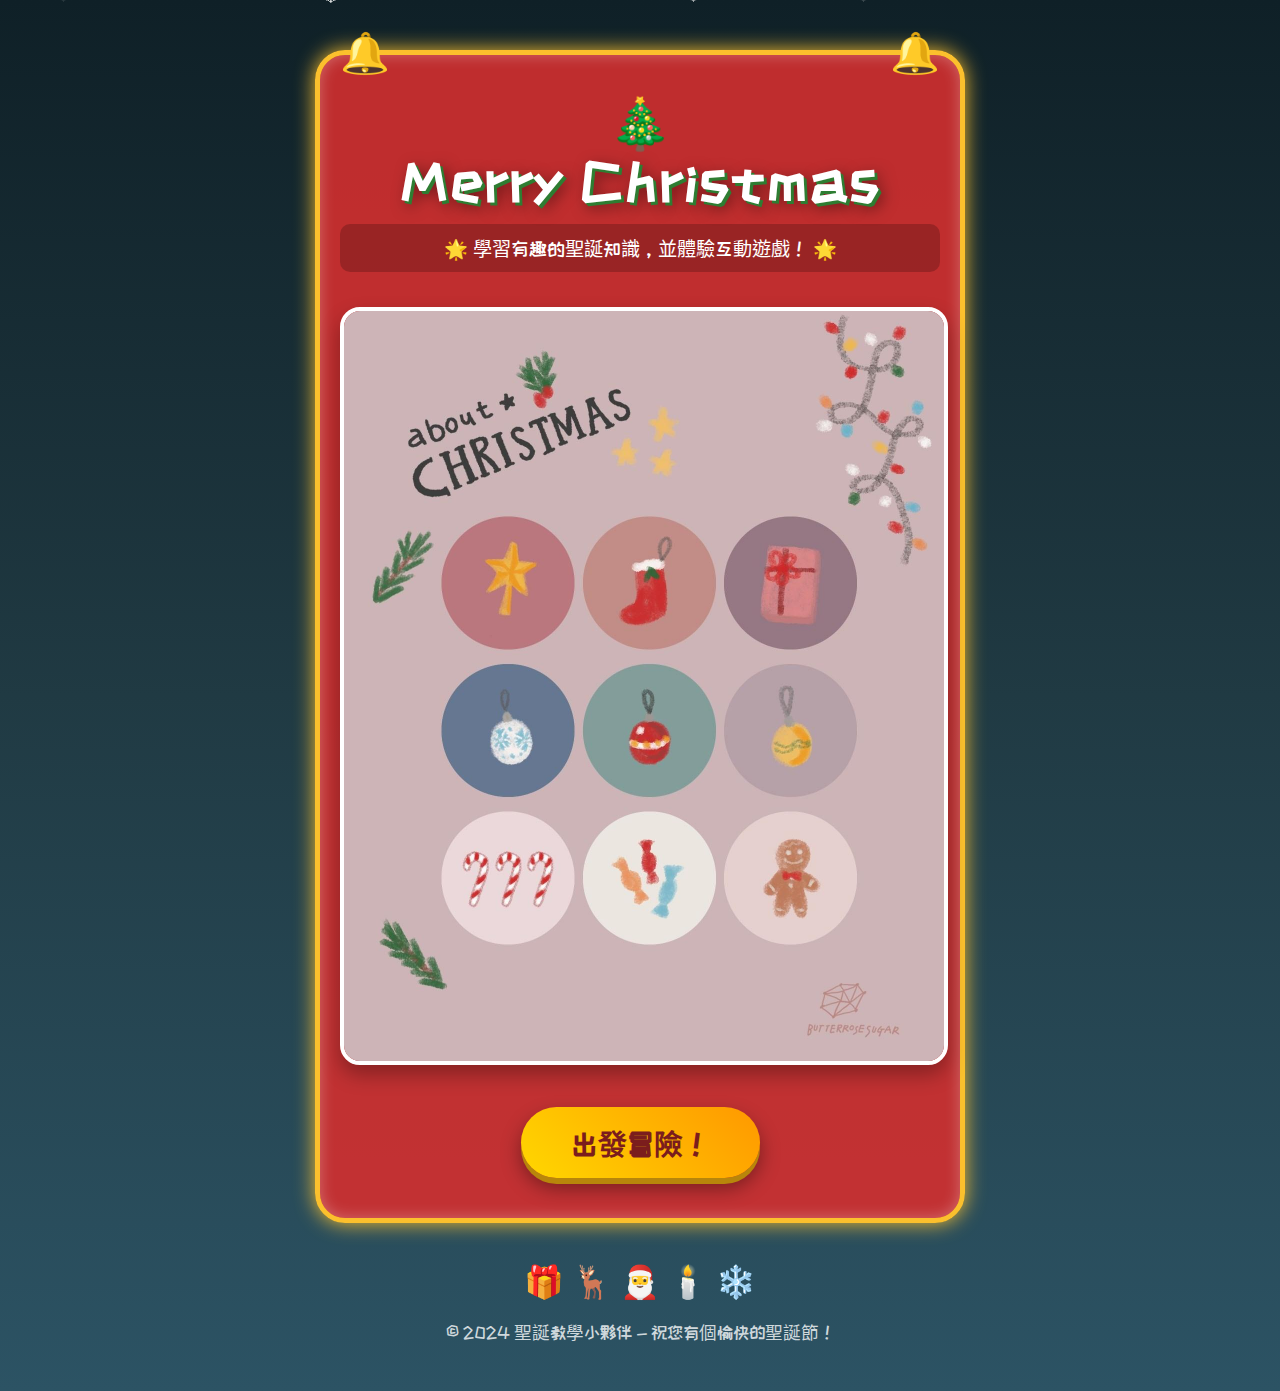
<file: index.html>
<!DOCTYPE html>
<html lang="zh-TW">
<head>
  <meta charset="utf-8" />
  <meta name="viewport" content="width=device-width, initial-scale=1.0">
  <title>🎄 聖誕夢幻互動教學 🎁</title>

  <link href="https://fonts.googleapis.com/css2?family=ZCOOL+KuaiLe&display=swap" rel="stylesheet">

  <style>
    :root {
      --berry-red: #d32f2f;
      --pine-green: #2e7d32;
      --snow-white: #ffffff;
      --gold-bell: #fbc02d;
    }

    body {
      margin: 0;
      padding: 0;
      font-family: 'ZCOOL KuaiLe', 'Microsoft JhengHei', sans-serif;
      background: linear-gradient(180deg, #0f2027, #203a43, #2c5364);
      color: var(--snow-white);
      overflow-x: hidden;
      min-height: 100vh;
      display: flex;
      flex-direction: column;
      align-items: center;
    }

    /* 飄雪背景動畫 */
    .snowflake {
      position: fixed;
      top: -10px;
      color: white;
      user-select: none;
      z-index: 1000;
      pointer-events: none;
      animation: fall linear infinite;
    }

    @keyframes fall {
      to { transform: translateY(105vh) rotate(360deg); }
    }

    header {
      background: rgba(211, 47, 47, 0.9); /* 聖誕紅 */
      padding: 40px 20px;
      margin-top: 50px;
      border-radius: 30px;
      box-shadow: 0 0 20px var(--gold-bell), inset 0 0 15px rgba(255,255,255,0.3);
      border: 5px solid var(--gold-bell);
      text-align: center;
      max-width: 600px;
      width: 90%;
      position: relative;
    }

    /* 裝飾性聖誕掛飾 */
    header::before, header::after {
      content: "🔔";
      position: absolute;
      top: -25px;
      font-size: 40px;
    }
    header::before { left: 20px; }
    header::after { right: 20px; }

    h1 {
      font-size: 3.5rem;
      margin: 0;
      color: var(--snow-white);
      text-shadow: 3px 3px 0px var(--pine-green), 5px 5px 15px rgba(0,0,0,0.5);
      letter-spacing: 2px;
    }

    header p {
      font-size: 1.2rem;
      margin: 15px 0;
      background: rgba(0,0,0,0.2);
      padding: 10px;
      border-radius: 10px;
    }

    .main-img {
      max-width: 100%;
      height: auto;
      border-radius: 20px;
      border: 4px solid var(--snow-white);
      margin: 20px 0;
      transition: transform 0.3s;
      box-shadow: 0 10px 20px rgba(0,0,0,0.3);
    }

    .main-img:hover {
      transform: scale(1.02) rotate(1deg);
    }

    /* 華麗的 Start 按鈕 */
    #start-button {
      background: linear-gradient(45deg, #ffd700, #ff9800);
      color: #7b1d1d;
      border: none;
      padding: 15px 50px;
      font-size: 1.8rem;
      font-weight: bold;
      border-radius: 50px;
      cursor: pointer;
      box-shadow: 0 6px 0 #b8860b, 0 10px 20px rgba(0,0,0,0.4);
      transition: all 0.2s;
      margin-top: 20px;
      font-family: 'ZCOOL KuaiLe', sans-serif;
    }

    #start-button:hover {
      transform: translateY(-3px);
      box-shadow: 0 9px 0 #b8860b, 0 15px 25px rgba(0,0,0,0.4);
      background: linear-gradient(45deg, #fff176, #ffd700);
    }

    #start-button:active {
      transform: translateY(3px);
      box-shadow: 0 2px 0 #b8860b;
    }

    footer {
      margin-top: auto;
      padding: 30px;
      font-size: 1.1rem;
      color: #cfd8dc;
      text-align: center;
    }

    .gift-icons {
      font-size: 2rem;
      margin-top: 10px;
    }
  </style>
</head>

<body>

  <header>
    <div style="font-size: 50px;">🎄</div>
    <h1>Merry Christmas</h1>
    <p>🌟 學習有趣的聖誕知識，並體驗互動遊戲！ 🌟</p>
    
    <img src="images/about-christmas.jpg" alt="Merry Christmas Art" class="main-img" 
         onerror="this.src='https://images.unsplash.com/photo-1543589077-47d81606c1bf?auto=format&fit=crop&w=800&q=80'">
    
    <br>
    <button id="start-button" onclick="location.href='next_page.html'">出發冒險！</button>
  </header>

  <footer>
    <div class="gift-icons">🎁 🦌 🎅 🕯️ ❄️</div>
    <p>© 2024 聖誕教學小夥伴 - 祝您有個愉快的聖誕節！</p>
  </footer>

  <script>
    // 自動產生雪花效果
    function createSnowflake() {
      const snowflake = document.createElement('div');
      snowflake.classList.add('snowflake');
      snowflake.innerHTML = '❄';
      snowflake.style.left = Math.random() * 100 + 'vw';
      snowflake.style.animationDuration = Math.random() * 3 + 2 + 's';
      snowflake.style.opacity = Math.random();
      snowflake.style.fontSize = Math.random() * 10 + 10 + 'px';
      
      document.body.appendChild(snowflake);
      
      setTimeout(() => {
        snowflake.remove();
      }, 5000);
    }

    setInterval(createSnowflake, 150);
  </script>

  </body>
</html>
</file>
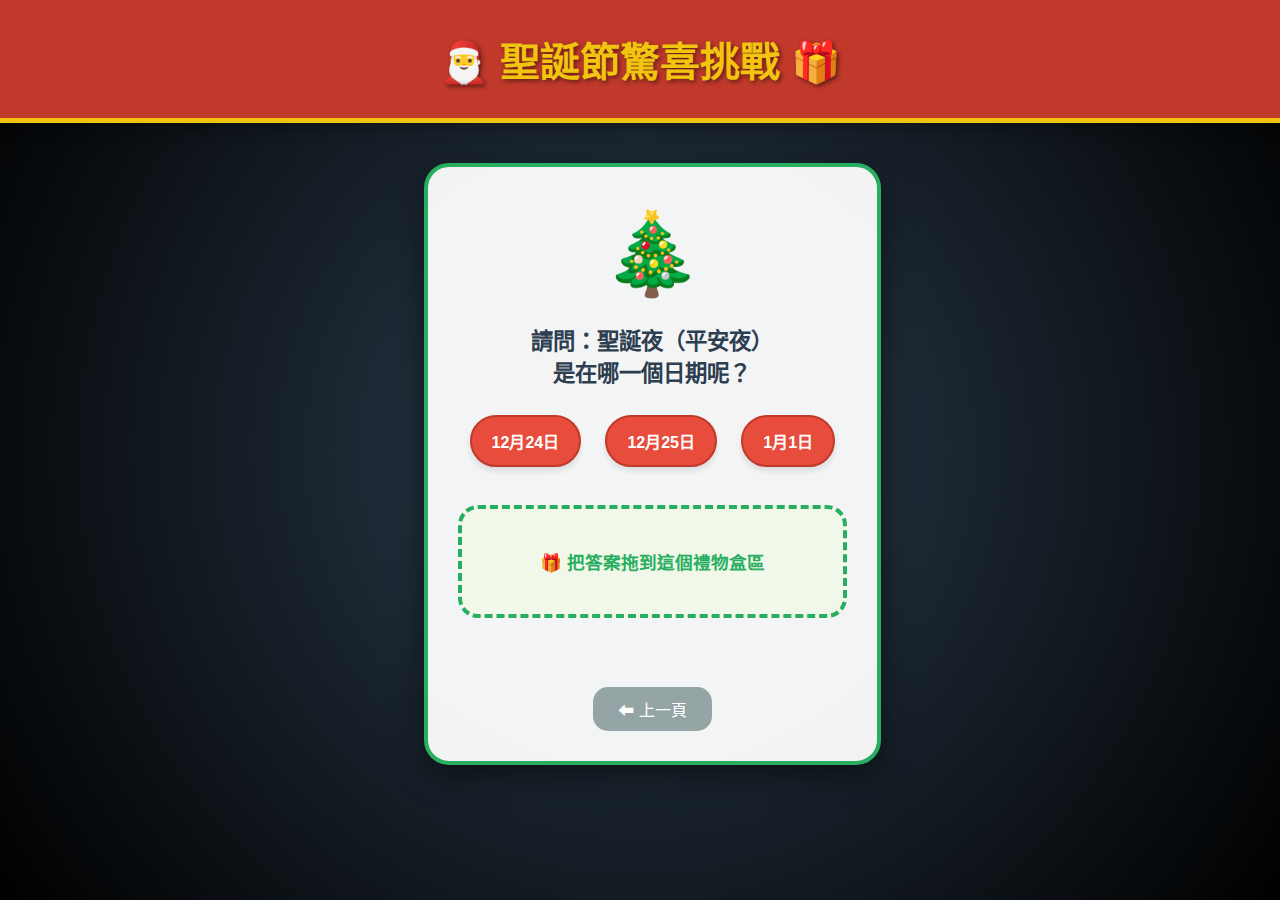
<file: next_page_2.html>
<!DOCTYPE html>
<html lang="zh-TW">
<head>
  <meta charset="UTF-8">
  <meta name="viewport" content="width=device-width, initial-scale=1.0">
  <title>🎄 聖誕快樂小測驗 🎄</title>
  <style>
    /* 全局樣式與動態降雪背景 */
    body {
      font-family: 'Segoe UI', Tahoma, Geneva, Verdana, sans-serif;
      background: radial-gradient(circle, #2c3e50, #000000);
      color: #333;
      margin: 0;
      padding: 0;
      overflow-x: hidden;
      min-height: 100vh;
      display: flex;
      flex-direction: column;
      align-items: center;
    }

    /* 飄雪動畫 */
    body::before {
      content: "❄ ❅ ❆ ❄ ❅ ❆";
      position: fixed;
      top: -10%;
      left: 0;
      width: 100%;
      font-size: 24px;
      color: white;
      opacity: 0.5;
      animation: snow 10s linear infinite;
      pointer-events: none;
      z-index: 0;
    }

    @keyframes snow {
      0% { transform: translateY(0); }
      100% { transform: translateY(110vh); }
    }

    header {
      background-color: #c0392b;
      color: #f1c40f;
      padding: 30px;
      width: 100%;
      text-align: center;
      box-shadow: 0 4px 15px rgba(0,0,0,0.3);
      border-bottom: 5px solid #f1c40f;
      z-index: 10;
    }

    h1 { margin: 0; text-shadow: 2px 2px 4px rgba(0,0,0,0.5); font-size: 2.5em; }

    .quiz-container {
      background: rgba(255, 255, 255, 0.95);
      margin: 40px auto;
      padding: 30px;
      border-radius: 25px;
      max-width: 500px;
      width: 90%;
      box-shadow: 0 10px 30px rgba(0,0,0,0.5);
      border: 4px solid #27ae60;
      position: relative;
      z-index: 5;
    }

    .question-text {
      font-size: 1.4em;
      font-weight: bold;
      color: #2c3e50;
      margin-bottom: 20px;
      text-align: center;
    }

    .tree-icon {
      font-size: 80px;
      margin: 10px 0;
      display: block;
      text-align: center;
    }

    #options {
      display: flex;
      justify-content: space-around;
      flex-wrap: wrap;
      margin-top: 20px;
    }

    .draggable {
      padding: 12px 20px;
      margin: 8px;
      background: #e74c3c;
      color: white;
      border: 2px solid #c0392b;
      border-radius: 50px;
      cursor: grab;
      font-weight: bold;
      transition: all 0.3s;
      box-shadow: 0 4px 6px rgba(0,0,0,0.1);
    }

    .draggable:hover {
      transform: scale(1.1) rotate(3deg);
      background: #f39c12;
    }

    .dropzone {
      margin-top: 30px;
      padding: 40px 20px;
      border: 4px dashed #27ae60;
      border-radius: 20px;
      background-color: #f1f8e9;
      color: #27ae60;
      font-weight: bold;
      font-size: 1.1em;
      text-align: center;
      transition: background 0.3s;
    }

    .dropzone.dragover {
      background-color: #dcedc8;
      border-style: solid;
    }

    #feedback {
      margin-top: 15px;
      font-size: 1.2em;
      min-height: 1.5em;
    }

    .nav-buttons {
      margin-top: 25px;
      display: flex;
      justify-content: center;
    }

    .btn {
      padding: 10px 25px;
      background: #95a5a6;
      color: white;
      border: none;
      border-radius: 15px;
      cursor: pointer;
      font-size: 1em;
      transition: background 0.3s;
    }

    .btn:hover { background: #7f8c8d; }

    /* 彈窗樣式優化 */
    .win-modal {
      position: fixed;
      top: 50%; left: 50%;
      transform: translate(-50%, -50%);
      background: #fff;
      padding: 40px;
      border-radius: 30px;
      border: 8px solid #f1c40f;
      text-align: center;
      box-shadow: 0 0 100px rgba(0,0,0,0.8);
      z-index: 1000;
    }
  </style>
</head>
<body>

  <header>
    <h1>🎅 聖誕節驚喜挑戰 🎁</h1>
  </header>

  <main>
    <div class="quiz-container">
      <div class="tree-icon">🎄</div>
      <p class="question-text">請問：聖誕夜（平安夜）<br>是在哪一個日期呢？</p>
      
      <div id="options">
        <div class="draggable" draggable="true" id="option1">12月24日</div>
        <div class="draggable" draggable="true" id="option2">12月25日</div>
        <div class="draggable" draggable="true" id="option3">1月1日</div>
      </div>

      <div class="dropzone" id="dropzone">🎁 把答案拖到這個禮物盒區</div>
      
      <p id="feedback"></p>

      <div class="nav-buttons">
        <button class="btn" onclick="history.back()">⬅ 上一頁</button>
      </div>
    </div>
  </main>

  <script>
    const draggables = document.querySelectorAll('.draggable');
    const dropzone = document.getElementById('dropzone');
    const feedback = document.getElementById('feedback');

    draggables.forEach(draggable => {
      draggable.addEventListener('dragstart', (e) => {
        e.dataTransfer.setData('text', e.target.id);
        e.target.style.opacity = "0.5";
      });
      draggable.addEventListener('dragend', (e) => {
        e.target.style.opacity = "1";
      });
    });

    dropzone.addEventListener('dragover', (e) => {
      e.preventDefault();
      dropzone.classList.add('dragover');
    });

    dropzone.addEventListener('dragleave', () => {
      dropzone.classList.remove('dragover');
    });

    dropzone.addEventListener('drop', (e) => {
      e.preventDefault();
      dropzone.classList.remove('dragover');
      const id = e.dataTransfer.getData('text');
      
      if (id === 'option1') {
        showSuccess();
      } else {
        feedback.textContent = '❌ 哎呀，再想一下喔！';
        feedback.style.color = '#e74c3c';
        feedback.style.fontWeight = 'bold';
      }
    });

    function showSuccess() {
      feedback.textContent = '✅ 太棒了！你答對了！';
      feedback.style.color = '#27ae60';
      feedback.style.fontWeight = 'bold';

      // 創建華麗彈窗
      const modal = document.createElement('div');
      modal.className = 'win-modal';
      modal.innerHTML = `
        <div style="font-size: 50px;">🎉</div>
        <h2 style="color: #c0392b; margin: 10px 0;">恭喜答對！</h2>
        <p style="font-size: 1.1em;">你對聖誕節真的很了解呢！<br>準備好迎接下一關了嗎？</p>
        <button onclick="location.href='next_page_3.html'" 
                style="margin-top: 20px; padding: 15px 40px; font-size: 1.2em; 
                       background: #f1c40f; border: none; border-radius: 50px; 
                       cursor: pointer; font-weight: bold; color: #7f6000;
                       box-shadow: 0 4px 0 #b8860b;">
          前進下一頁 ➔
        </button>
      `;
      document.body.appendChild(modal);

      // 簡單的撒花特效
      for(let i=0; i<30; i++) {
        createFirework();
      }
    }

    function createFirework() {
      // 這裡可以加入更複雜的粒子特效，目前已透過 Modal 展現華麗感
    }
  </script>
</body>
</html>
</file>
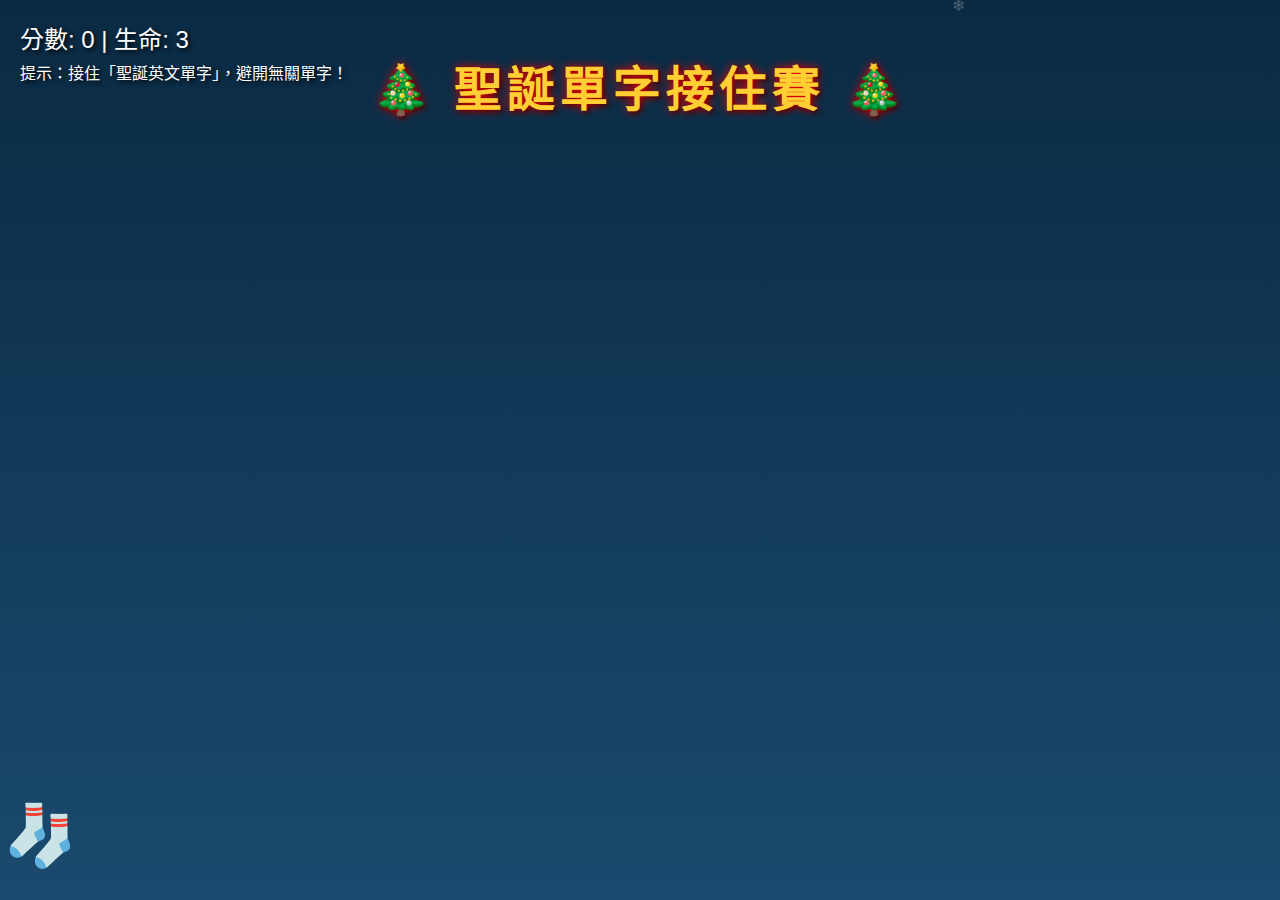
<file: next_page_3.html>
<!DOCTYPE html>
<html lang="zh-TW">
<head>
    <meta charset="UTF-8">
    <title>聖誕單字接住賽 - 學習小遊戲</title>
    <style>
        body { margin: 0; overflow: hidden; background: #0a2a43; font-family: 'Arial', sans-serif; color: white; }
        #game-container { position: relative; width: 100vw; height: 100vh; background: linear-gradient(to bottom, #0a2a43 0%, #1a4a6e 100%); overflow: hidden; }
        
        /* 新增：大標題樣式 */
        .game-title {
            position: absolute;
            top: 50px;
            width: 100%;
            text-align: center;
            font-size: 48px;
            color: #ffcf33;
            text-shadow: 0 0 10px #ff0000, 2px 2px 5px #000;
            margin: 0;
            z-index: 2;
            pointer-events: none; /* 防止標題擋住滑鼠操作 */
            letter-spacing: 5px;
            animation: glow 2s ease-in-out infinite alternate;
        }

        @keyframes glow {
            from { text-shadow: 0 0 10px #ffcf33, 2px 2px 5px #000; }
            to { text-shadow: 0 0 25px #fff, 0 0 10px #ffcf33, 2px 2px 5px #000; }
        }

        /* 雪花效果 */
        .snowflake { position: absolute; color: white; user-select: none; z-index: 1; }

        /* 玩家控制的聖誕襪 */
        #player { position: absolute; bottom: 20px; width: 80px; height: 80px; font-size: 60px; text-align: center; transition: transform 0.1s; z-index: 10; cursor: pointer; }

        /* 掉落物 */
        .item { position: absolute; font-size: 24px; font-weight: bold; white-space: nowrap; padding: 5px 15px; border-radius: 20px; z-index: 5; }
        .correct { background: rgba(34, 139, 34, 0.8); border: 2px solid #fff; }
        .wrong { background: rgba(178, 34, 34, 0.8); border: 2px solid #fff; }

        /* 計分板 */
        #ui { position: absolute; top: 20px; left: 20px; z-index: 100; font-size: 24px; text-shadow: 2px 2px 4px #000; }
        #message { position: absolute; top: 50%; left: 50%; transform: translate(-50%, -50%); font-size: 40px; text-align: center; display: none; z-index: 100; background: rgba(0,0,0,0.7); padding: 20px; border-radius: 15px; }
    </style>
</head>
<body>

<div id="game-container">
    <h1 class="game-title">🎄 聖誕單字接住賽 🎄</h1>

    <div id="ui">
        分數: <span id="score">0</span> | 生命: <span id="lives">3</span>
        <div style="font-size: 16px; margin-top: 5px;">提示：接住「聖誕英文單字」，避開無關單字！</div>
    </div>
    
    <div id="message">
        <h2 id="msg-title">遊戲結束</h2>
        <p>最終得分: <span id="final-score">0</span></p>
        <div style="margin-top:10px;">
            <button onclick="location.href='index.html'" style="padding: 10px 20px; font-size: 20px; cursor: pointer; border-radius: 10px; border: none; background: #e74c3c; color: white;">課程重新來過</button>
            <button onclick="location.href='next_page_4.html'" style="padding: 10px 20px; font-size: 20px; cursor: pointer; border-radius: 10px; border: none; background: #27ae60; color: white; margin-left: 12px;">下一關</button>
        </div>
    </div>

    <div id="player">🧦</div>
</div>

<script>
    const container = document.getElementById('game-container');
    const player = document.getElementById('player');
    const scoreElement = document.getElementById('score');
    const livesElement = document.getElementById('lives');
    const messageBox = document.getElementById('message');

    let score = 0;
    let lives = 3;
    let gameActive = true;

    // 單字資料庫
    const christmasWords = ['Santa', 'Reindeer', 'Sleigh', 'Gift', 'Snowman', 'Candy Cane', 'Christmas Tree', 'Bell', 'Star', 'Carol'];
    const distractors = ['Banana', 'Computer', 'Run', 'Yellow', 'School', 'Chair', 'Pencil', 'Ocean'];

    // 1. 產生雪花
    function createSnowflake() {
        const snow = document.createElement('div');
        snow.className = 'snowflake';
        snow.innerHTML = '❄';
        snow.style.left = Math.random() * 100 + 'vw';
        snow.style.fontSize = (Math.random() * 10 + 10) + 'px';
        snow.style.opacity = Math.random();
        
        let pos = -10;
        const fallInterval = setInterval(() => {
            pos += 2;
            snow.style.top = pos + 'px';
            if (pos > window.innerHeight) {
                clearInterval(fallInterval);
                snow.remove();
            }
        }, 20);
        container.appendChild(snow);
    }

    // 2. 玩家移動 (滑鼠或觸控)
    window.addEventListener('mousemove', (e) => {
        if (!gameActive) return;
        let x = e.clientX - 40;
        player.style.left = x + 'px';
    });

    // 3. 產生單字物體
    function spawnItem() {
        if (!gameActive) return;

        const item = document.createElement('div');
        const isCorrect = Math.random() > 0.4;
        const word = isCorrect 
            ? christmasWords[Math.floor(Math.random() * christmasWords.length)]
            : distractors[Math.floor(Math.random() * distractors.length)];

        item.className = 'item ' + (isCorrect ? 'correct' : 'wrong');
        item.innerText = word;
        item.style.left = Math.random() * (window.innerWidth - 100) + 'px';
        item.style.top = '-50px';
        container.appendChild(item);

        let topPos = -50;
        const fallSpeed = 3 + (score / 50); // 微調速度公式，讓難度提升更平滑

        const fallInterval = setInterval(() => {
            if (!gameActive) {
                clearInterval(fallInterval);
                item.remove();
                return;
            }

            topPos += fallSpeed;
            item.style.top = topPos + 'px';

            const pRect = player.getBoundingClientRect();
            const iRect = item.getBoundingClientRect();

            if (iRect.bottom >= pRect.top && iRect.right >= pRect.left && iRect.left <= pRect.right && iRect.top <= pRect.bottom) {
                if (isCorrect) {
                    score += 10;
                    scoreElement.innerText = score;
                } else {
                    lives--;
                    livesElement.innerText = lives;
                    checkGameOver();
                }
                clearInterval(fallInterval);
                item.remove();
            }

            if (topPos > window.innerHeight) {
                if (isCorrect) {
                    lives--;
                    livesElement.innerText = lives;
                    checkGameOver();
                }
                clearInterval(fallInterval);
                item.remove();
            }
        }, 20);
    }

    function checkGameOver() {
        if (lives <= 0) {
            gameActive = false;
            document.getElementById('final-score').innerText = score;
            messageBox.style.display = 'block';
        }
    }

    setInterval(createSnowflake, 200);
    setInterval(spawnItem, 1500);

</script>

</body>
</html>
</file>
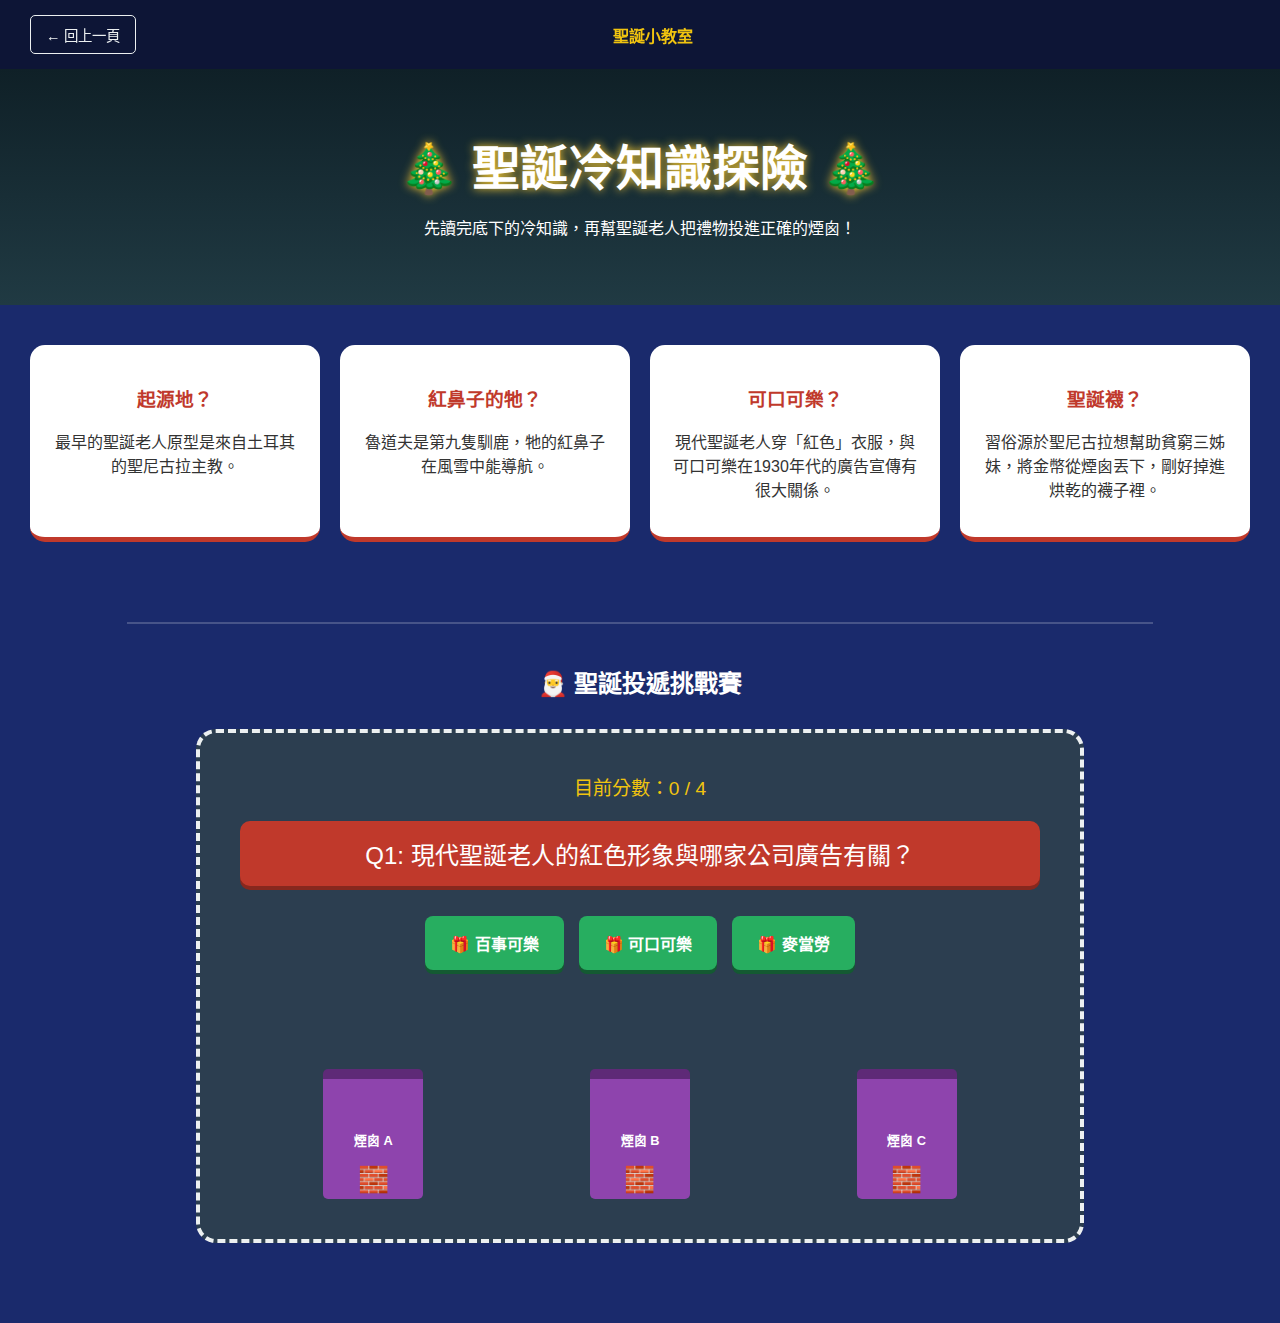
<file: next_page_4.html>
<!DOCTYPE html>
<html lang="zh-TW">
<head>
    <meta charset="UTF-8">
    <meta name="viewport" content="width=device-width, initial-scale=1.0">
    <title>聖誕知識大挑戰 - 送禮物賽</title>
    <style>
        :root {
            --red: #c0392b;
            --green: #27ae60;
            --snow: #ecf0f1;
            --gold: #f1c40f;
            --dark-blue: #0f2027;
        }

        body {
            margin: 0;
            font-family: 'Segoe UI', Microsoft JhengHei, sans-serif;
            background: #1a2a6c;
            color: white;
            text-align: center;
            scroll-behavior: smooth;
        }

        /* 導覽列 */
        .nav-bar {
            display: flex;
            justify-content: space-between;
            align-items: center;
            padding: 15px 30px;
            background: rgba(0,0,0,0.5);
            position: sticky;
            top: 0;
            z-index: 500;
        }

        .nav-btn {
            padding: 8px 15px;
            background: transparent;
            border: 1px solid var(--snow);
            color: var(--snow);
            border-radius: 5px;
            cursor: pointer;
            font-size: 0.9rem;
            transition: 0.3s;
        }

        .nav-btn:hover {
            background: var(--snow);
            color: var(--dark-blue);
        }

        /* 標題與卡片樣式 */
        header { padding: 50px 20px; background: linear-gradient(to bottom, #0f2027, #203a43); }
        .title { font-size: 3rem; text-shadow: 0 0 10px #ffcf33; margin: 10px 0; }
        
        .info-section { display: flex; flex-wrap: wrap; justify-content: center; gap: 20px; padding: 40px 20px; }
        .card { background: white; color: #333; width: 250px; padding: 20px; border-radius: 15px; border-bottom: 5px solid var(--red); transition: transform 0.3s; }
        .card:hover { transform: translateY(-10px); }
        .card h3 { color: var(--red); }

        /* 遊戲區域 */
        #game-area {
            background: #2c3e50;
            margin: 30px auto 80px auto;
            max-width: 800px;
            padding: 40px;
            border-radius: 20px;
            border: 4px dashed var(--snow);
            position: relative;
        }

        .question-box { font-size: 1.5rem; background: var(--red); padding: 15px; border-radius: 10px; margin-bottom: 30px; box-shadow: 0 4px #87281e; }
        .gift-container { display: flex; justify-content: center; flex-wrap: wrap; gap: 15px; margin-top: 30px; }
        .gift { padding: 15px 25px; background: var(--green); border-radius: 8px; cursor: pointer; transition: 0.2s; box-shadow: 0 4px #145a32; font-weight: bold; }
        .gift:active { transform: translateY(4px); box-shadow: none; }
        .score-board { font-size: 1.2rem; margin-bottom: 20px; color: var(--gold); }
        #result-msg { font-size: 1.2rem; margin-top: 20px; min-height: 1.5em; }

        .chimney-container { display: flex; justify-content: space-around; margin-top: 50px; }
        .chimney { width: 100px; height: 120px; background: #8e44ad; position: relative; border-top: 10px solid #5e2a77; border-radius: 5px; display: flex; align-items: center; justify-content: center; font-weight: bold; font-size: 0.8rem;}
        .chimney::after { content: '🧱'; position: absolute; bottom: 5px; font-size: 25px; }

        /* 結算回饋畫面 */
        #result-overlay {
            position: fixed;
            top: 0; left: 0; width: 100%; height: 100%;
            background: rgba(0, 0, 0, 0.95);
            display: none;
            flex-direction: column;
            align-items: center;
            justify-content: center;
            z-index: 1000;
            animation: fadeIn 0.5s ease;
        }

        @keyframes fadeIn { from { opacity: 0; } to { opacity: 1; } }

        .medal-icon { font-size: 100px; margin-bottom: 20px; }
        .feedback-title { font-size: 2.5rem; color: var(--gold); margin-bottom: 10px; }
        .feedback-desc { font-size: 1.2rem; margin-bottom: 30px; color: var(--snow); white-space: pre-wrap; }
        
        .btn-group { display: flex; flex-direction: column; gap: 15px; }

        .restart-btn {
            padding: 12px 40px;
            font-size: 1.2rem;
            background: var(--red);
            color: white;
            border: none;
            border-radius: 50px;
            cursor: pointer;
            transition: 0.3s;
            font-weight: bold;
        }

        .full-reset-btn {
            padding: 12px 40px;
            font-size: 1.2rem;
            background: #5d6d7e;
            color: white;
            border: none;
            border-radius: 50px;
            cursor: pointer;
            transition: 0.3s;
            font-weight: bold;
        }

        .restart-btn:hover, .full-reset-btn:hover { transform: scale(1.05); filter: brightness(1.2); }

    </style>
</head>
<body>

<nav class="nav-bar">
    <button class="nav-btn" onclick="history.back()">← 回上一頁</button>
    <div style="font-weight: bold; color: var(--gold);">聖誕小教室</div>
    <div style="width: 80px;"></div> 
</nav>

<header>
    <h1 class="title">🎄 聖誕冷知識探險 🎄</h1>
    <p>先讀完底下的冷知識，再幫聖誕老人把禮物投進正確的煙囪！</p>
</header>

<div class="info-section">
    <div class="card">
        <h3>起源地？</h3>
        <p>最早的聖誕老人原型是來自土耳其的聖尼古拉主教。</p>
    </div>
    <div class="card">
        <h3>紅鼻子的牠？</h3>
        <p>魯道夫是第九隻馴鹿，牠的紅鼻子在風雪中能導航。</p>
    </div>
    <div class="card">
        <h3>可口可樂？</h3>
        <p>現代聖誕老人穿「紅色」衣服，與可口可樂在1930年代的廣告宣傳有很大關係。</p>
    </div>
    <div class="card">
        <h3>聖誕襪？</h3>
        <p>習俗源於聖尼古拉想幫助貧窮三姊妹，將金幣從煙囪丟下，剛好掉進烘乾的襪子裡。</p>
    </div>
</div>

<hr style="width: 80%; border: 1px solid rgba(255,255,255,0.2); margin: 40px auto;">

<h2 id="quiz-start">🎅 聖誕投遞挑戰賽</h2>
<div id="game-area">
    <div class="score-board">目前分數：<span id="score">0</span> / 4</div>
    
    <div id="quiz-content">
        <div class="question-box" id="question">題目載入中...</div>
        <div class="gift-container" id="options"></div>
    </div>

    <div id="result-msg"></div>

    <div class="chimney-container">
        <div class="chimney">煙囪 A</div>
        <div class="chimney">煙囪 B</div>
        <div class="chimney">煙囪 C</div>
    </div>
</div>

<div id="result-overlay">
    <div class="medal-icon" id="medal-icon">🏆</div>
    <div class="feedback-title" id="feedback-title">恭喜完成！</div>
    <div class="feedback-desc" id="feedback-desc">評價載入中...</div>
    
    <div class="btn-group">
        <button class="restart-btn" onclick="resetQuizOnly()">再測驗一次</button>
      
        <button class="full-reset-btn" onclick="location.href='index.html'">🏠 回到課程首頁</button>
    </div>
</div>

<script>
    const quizData = [
        { q: "現代聖誕老人的紅色形象與哪家公司廣告有關？", options: ["百事可樂", "可口可樂", "麥當勞"], correct: 1 },
        { q: "聖誕老人最初的原型來自哪個國家？", options: ["土耳其", "芬蘭", "美國"], correct: 0 },
        { q: "哪隻馴鹿擁有發光的紅鼻子？", options: ["達夏", "舞者", "魯道夫"], correct: 2 },
        { q: "金幣掉進襪子的故事是為了幫助誰？", options: ["賣火柴女孩", "貧窮三姊妹", "孤兒院的孩子"], correct: 1 }
    ];

    let currentIdx = 0;
    let score = 0;

    const questionEl = document.getElementById('question');
    const optionsEl = document.getElementById('options');
    const scoreEl = document.getElementById('score');
    const msgEl = document.getElementById('result-msg');
    const overlay = document.getElementById('result-overlay');

    function loadQuiz() {
        if (currentIdx >= quizData.length) {
            showFinalResult();
            return;
        }
        msgEl.innerText = "";
        const data = quizData[currentIdx];
        questionEl.innerText = `Q${currentIdx + 1}: ${data.q}`;
        optionsEl.innerHTML = "";
        data.options.forEach((opt, index) => {
            const btn = document.createElement('div');
            btn.className = 'gift';
            btn.innerText = `🎁 ${opt}`;
            btn.onclick = () => checkAnswer(index);
            optionsEl.appendChild(btn);
        });
    }

    function checkAnswer(choice) {
        if (choice === quizData[currentIdx].correct) {
            score++;
            scoreEl.innerText = score;
            msgEl.style.color = "#2ecc71";
            msgEl.innerText = "✅ 答對了！禮物成功投進煙囪！";
            setTimeout(() => {
                currentIdx++;
                loadQuiz();
            }, 1000);
        } else {
            msgEl.style.color = "#e74c3c";
            msgEl.innerText = "❌ 哎呀，投錯人家了，再試一次！";
        }
    }

    function showFinalResult() {
        overlay.style.display = 'flex';
        const medal = document.getElementById('medal-icon');
        const title = document.getElementById('feedback-title');
        const desc = document.getElementById('feedback-desc');

        if (score === 4) {
            medal.innerText = "👑";
            title.innerText = "傳說級聖誕老人！";
            desc.innerText = "獲得滿分 4 分！\n你對聖誕知識瞭若指掌，\n絕對是聖誕節的超級大達人！";
        } else if (score >= 2) {
            medal.innerText = "🌟";
            title.innerText = "聖誕知識達人";
            desc.innerText = `獲得了 ${score} 分！\n表現得很棒！你已經具備幫忙\n聖誕老人分發禮物的實力了。`;
        } else {
            medal.innerText = "🎄";
            title.innerText = "聖誕實習生";
            desc.innerText = `獲得了 ${score} 分！\n沒關係，再多讀幾次上方的知識卡片，\n明年你一定會更棒！`;
        }
    }

    function resetQuizOnly() {
        currentIdx = 0;
        score = 0;
        scoreEl.innerText = score;
        overlay.style.display = 'none';
        loadQuiz();
    }

    function fullReset() {
        currentIdx = 0;
        score = 0;
        scoreEl.innerText = score;
        overlay.style.display = 'none';
        loadQuiz();
        window.scrollTo(0, 0); // 回到最上方閱讀區
    }

    loadQuiz();
</script>

</body>
</html>
</file>
